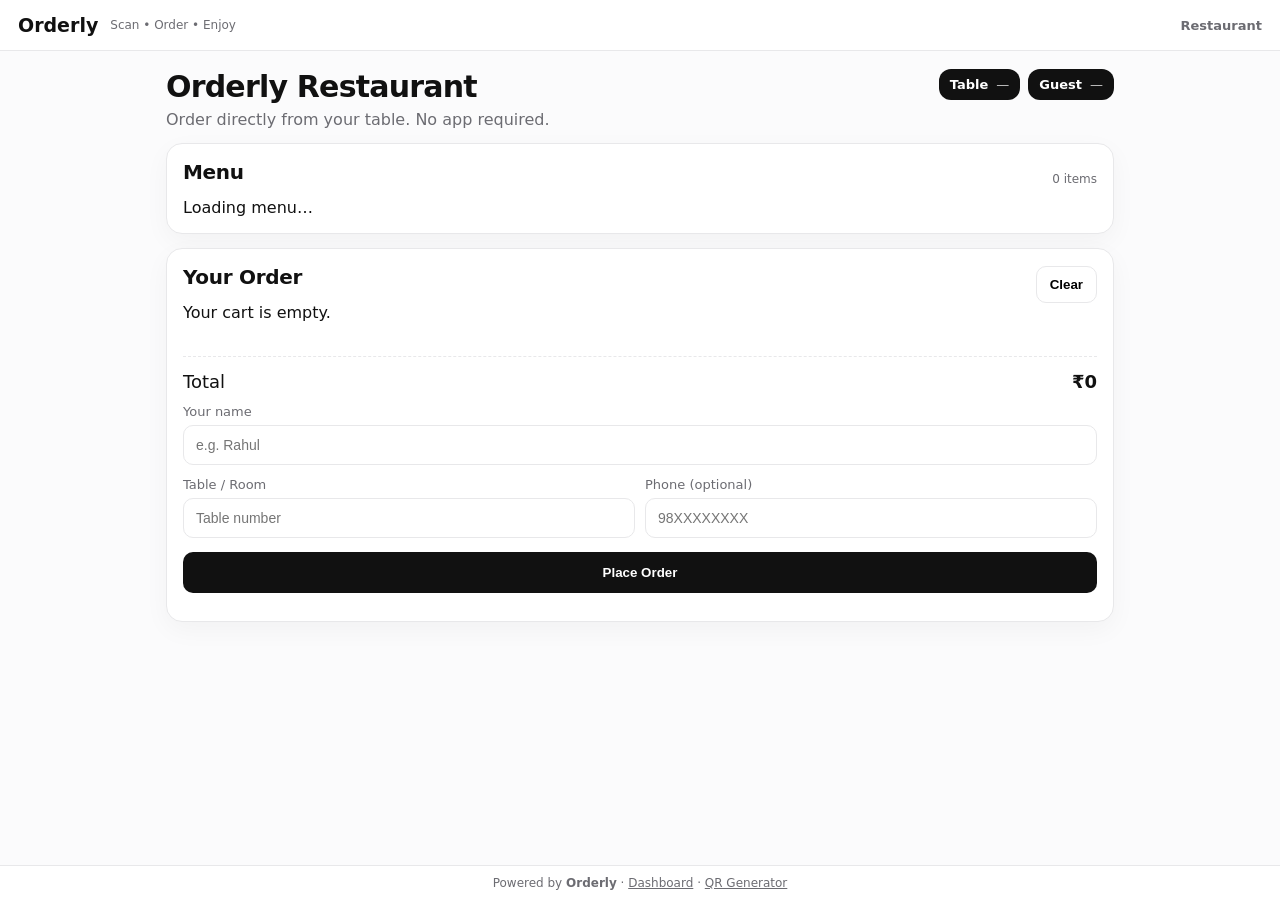
<file: index.html>
<!doctype html><html lang="en"><head><meta charset="utf-8"><meta name="viewport" content="width=device-width,initial-scale=1"><title>Orderly — Scan & Order</title><link rel="stylesheet" href="style.css"></head><body><header class="topbar"><div class="brand"><div class="brand-title">Orderly</div><div class="brand-sub">Scan • Order • Enjoy</div></div><div class="header-right" id="restaurantNameSmall">Restaurant</div></header><main id="app"><section id="intro"><div class="intro-row"><div><h1 id="restaurantName">Orderly Restaurant</h1><p class="lead">Order directly from your table. No app required.</p></div><div class="meta-row"><div class="meta"><strong>Table</strong><span id="tableBadge">—</span></div><div class="meta"><strong>Guest</strong><span id="guestNameDisplay">—</span></div></div></div></section><section id="menu" class="card"><div class="section-head"><h2 class="section-title">Menu</h2><span class="cart-count"><span id="itemCount">0</span> items</span></div><div id="menuItems">Loading menu…</div></section><section id="cart" class="card"><div class="section-head"><h2 class="section-title">Your Order</h2><button id="clearCart" class="btn ghost">Clear</button></div><div id="orderList" class="order-list">Your cart is empty.</div><div class="total-row"><span>Total</span><strong id="cartTotal">₹0</strong></div><div class="form-row"><label for="custName">Your name</label><input id="custName" autocomplete="name" placeholder="e.g. Rahul"></div><div class="form-row two-col"><div><label for="tableNo">Table / Room</label><input id="tableNo" placeholder="Table number"></div><div><label for="phone">Phone (optional)</label><input id="phone" autocomplete="tel" placeholder="98XXXXXXXX"></div></div><div class="actions-row"><button id="placeOrderBtn" class="btn primary btn-wide">Place Order</button></div><div id="orderMsg" class="order-msg" aria-live="polite"></div></section></main><footer class="site-footer">Powered by <strong>Orderly</strong> · <a href="admin.html">Dashboard</a> · <a href="qr-generator.html">QR Generator</a></footer><script src="supabase-config.js"></script><script type="module" src="app.js?v=20260926-3"></script></body></html>
</file>
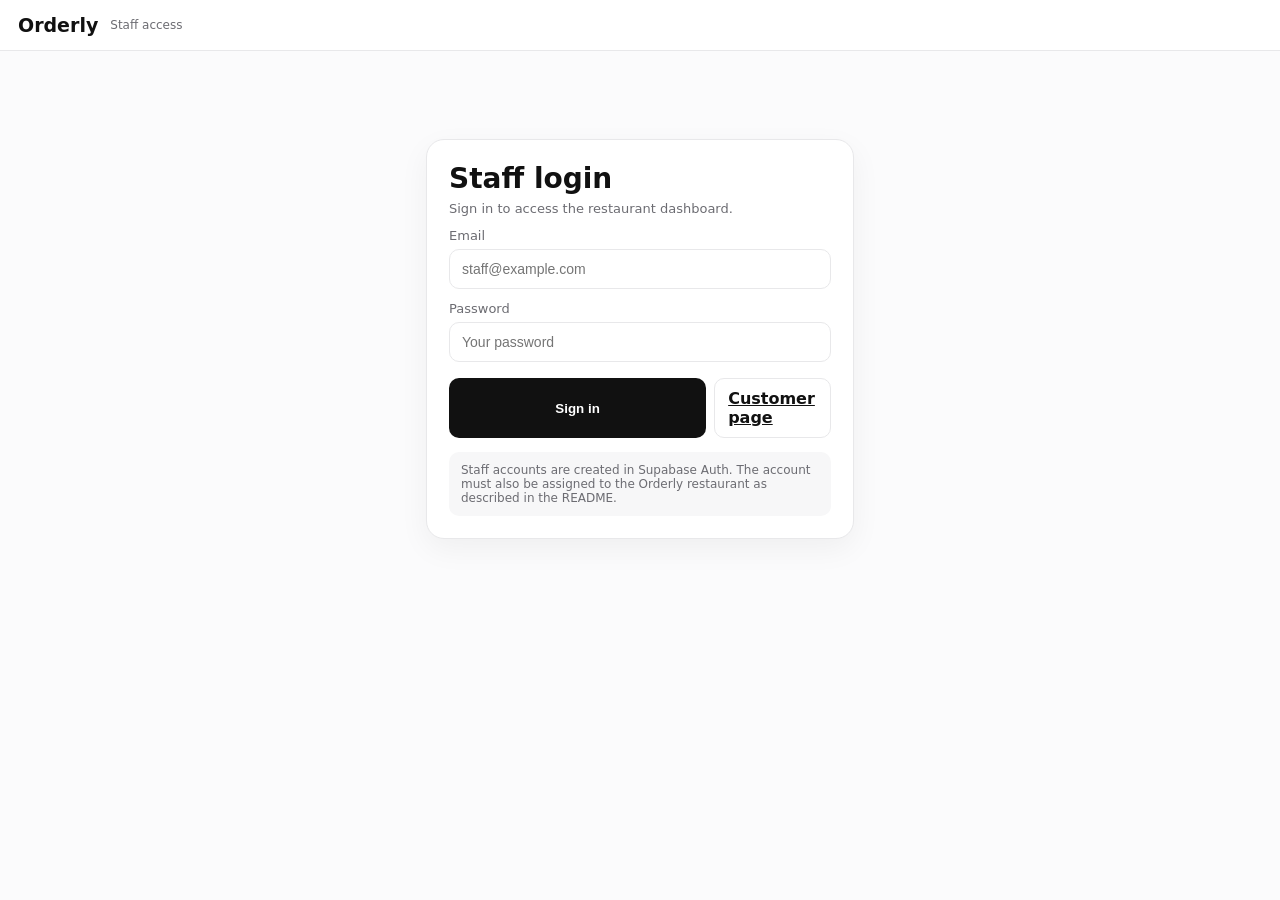
<file: admin-login.html>
<!doctype html>
<html lang="en">
<head>
<meta charset="utf-8"><meta name="viewport" content="width=device-width,initial-scale=1">
<title>Orderly — Staff Login</title><link rel="stylesheet" href="style.css">
<style>.auth-wrap{max-width:460px;margin:8vh auto;padding:16px}.auth-card{background:#fff;border:1px solid var(--line);border-radius:18px;padding:22px;box-shadow:0 10px 30px rgba(0,0,0,.05)}.auth-card h1{margin:0 0 6px;font-size:28px}.auth-card p{margin:0}.auth-actions{display:flex;gap:8px;margin-top:16px}.auth-msg{margin-top:12px;font-size:14px}.auth-note{margin-top:14px;padding:11px 12px;background:#f7f7f8;border-radius:10px;font-size:12px;color:var(--muted)}</style></head>
<body><header class="topbar"><div class="brand"><div class="brand-title">Orderly</div><div class="brand-sub">Staff access</div></div></header>
<main class="auth-wrap"><section class="auth-card"><h1>Staff login</h1><p class="small">Sign in to access the restaurant dashboard.</p>
<div class="form-row"><label>Email</label><input id="email" type="email" autocomplete="username" placeholder="staff@example.com"></div>
<div class="form-row"><label>Password</label><input id="password" type="password" autocomplete="current-password" placeholder="Your password"></div>
<div class="auth-actions"><button class="btn primary btn-wide" id="loginBtn">Sign in</button><a class="btn ghost" href="index.html">Customer page</a></div>
<div id="msg" class="auth-msg"></div><div class="auth-note">Staff accounts are created in Supabase Auth. The account must also be assigned to the Orderly restaurant as described in the README.</div>
</section></main>
<script src="supabase-config.js"></script><script type="module" src="admin-login.js"></script></body></html>
</file>
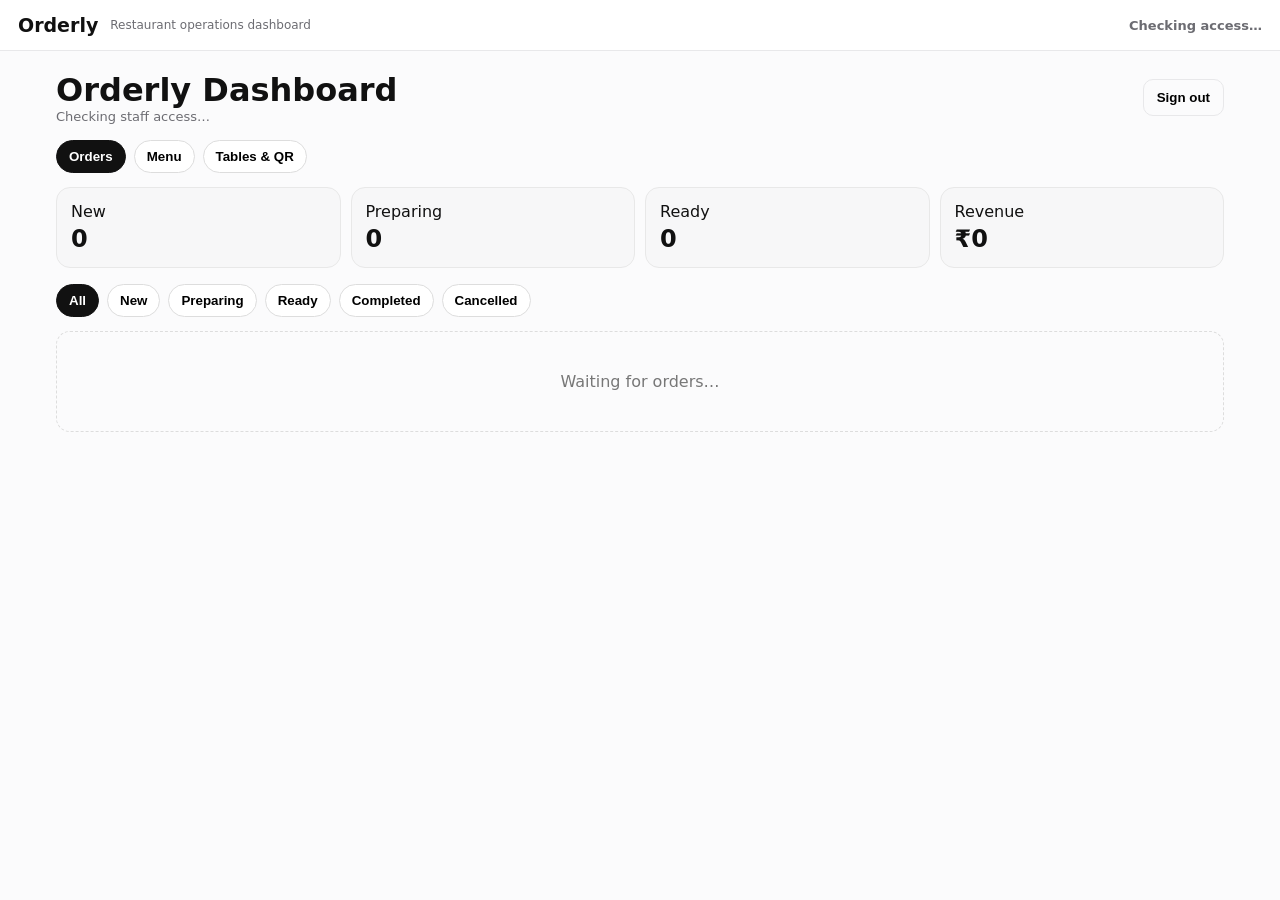
<file: admin.html>
<!doctype html>
<html lang="en"><head><meta charset="utf-8"><meta name="viewport" content="width=device-width,initial-scale=1"><title>Orderly — Restaurant Dashboard</title><link rel="stylesheet" href="style.css">
<style>.admin-wrap{max-width:1200px;margin:0 auto;padding:20px 16px 90px}.admin-head{display:flex;gap:12px;justify-content:space-between;align-items:center;flex-wrap:wrap;margin-bottom:16px}.admin-title{margin:0}.stats{display:grid;grid-template-columns:repeat(4,1fr);gap:10px;margin-bottom:16px}.stat{background:#f7f7f8;border:1px solid #e8e8e8;border-radius:14px;padding:14px}.stat strong{display:block;font-size:24px;margin-top:4px}.filters,.admin-tabs{display:flex;gap:8px;flex-wrap:wrap;margin-bottom:14px}.filter,.tab-btn{border:1px solid #ddd;background:#fff;padding:8px 12px;border-radius:999px;cursor:pointer;font-weight:700}.filter.active,.tab-btn.active{background:#111;color:#fff;border-color:#111}.orders,.manager-grid,.table-grid{display:grid;grid-template-columns:repeat(3,minmax(0,1fr));gap:12px}.order-card,.manager-card,.table-card{background:#fff;border:1px solid #e6e6e6;border-radius:16px;padding:14px;box-shadow:0 4px 16px rgba(0,0,0,.05)}.order-top{display:flex;justify-content:space-between;gap:10px}.order-id{font-size:12px;color:#777}.pill{display:inline-flex;align-items:center;border-radius:999px;padding:5px 8px;font-size:12px;font-weight:800}.pill.new{background:#fff3cd}.pill.preparing{background:#e9f2ff}.pill.ready{background:#eaf7ee}.pill.completed{background:#efefef}.pill.cancelled{background:#fdeaea}.order-items{margin:12px 0;padding:10px;background:#fafafa;border-radius:10px}.order-item-line,.table-row{display:flex;justify-content:space-between;gap:8px;align-items:center;margin:7px 0}.order-actions{display:flex;gap:7px;flex-wrap:wrap;margin-top:12px}.manager-form{display:grid;grid-template-columns:2fr 2fr 1fr 1fr auto;gap:8px;align-items:end;margin-bottom:14px}.manager-form input,.table-row input{width:100%;padding:10px 11px;border:1px solid var(--line);border-radius:10px;background:#fff;font-size:14px}.toggle{display:flex;align-items:center;gap:7px;font-size:13px}.muted-box{padding:12px;background:#f7f7f8;border:1px solid var(--line);border-radius:12px;color:var(--muted);font-size:13px}.qr-link{font-size:12px;word-break:break-all}.empty{text-align:center;padding:40px;color:#777;border:1px dashed #ddd;border-radius:14px}.empty-wide{grid-column:1/-1}@media(max-width:1000px){.orders,.manager-grid,.table-grid{grid-template-columns:repeat(2,minmax(0,1fr))}.manager-form{grid-template-columns:1fr 1fr 1fr 1fr}.manager-form .wide{grid-column:1/-1}}@media(max-width:650px){.orders,.manager-grid,.table-grid{grid-template-columns:1fr}.stats{grid-template-columns:1fr 1fr}.manager-form{grid-template-columns:1fr}.manager-form .wide{grid-column:auto}}</style></head>
<body><header class="topbar"><div class="brand"><div class="brand-title">Orderly</div><div class="brand-sub">Restaurant operations dashboard</div></div><div class="header-right"><span id="connectionState">Checking access…</span></div></header>
<main class="admin-wrap"><div class="admin-head"><div><h1 class="admin-title">Orderly Dashboard</h1><div class="small" id="staffInfo">Checking staff access…</div></div><button class="btn ghost" id="logoutBtn">Sign out</button></div>
<nav class="admin-tabs"><button class="tab-btn active" data-section="ordersSection">Orders</button><button class="tab-btn" data-section="menuSection">Menu</button><button class="tab-btn" data-section="tablesSection">Tables & QR</button></nav>
<section id="ordersSection"><section class="stats"><div class="stat">New<strong id="statNew">0</strong></div><div class="stat">Preparing<strong id="statPreparing">0</strong></div><div class="stat">Ready<strong id="statReady">0</strong></div><div class="stat">Revenue<strong id="statRevenue">₹0</strong></div></section>
<div class="filters" id="filters"><button class="filter active" data-filter="all">All</button><button class="filter" data-filter="new">New</button><button class="filter" data-filter="preparing">Preparing</button><button class="filter" data-filter="ready">Ready</button><button class="filter" data-filter="completed">Completed</button><button class="filter" data-filter="cancelled">Cancelled</button></div>
<section id="orders" class="orders"><div class="empty empty-wide">Waiting for orders…</div></section></section>
<section id="menuSection" hidden><div id="menuAccessNote" class="muted-box" hidden>Kitchen staff have view-only access to the menu. Owners and managers can edit it.</div>
<section class="manager-card" id="menuManagerCard"><h2 style="margin-top:0">Menu management</h2><div class="manager-form"><div class="wide"><label class="small">Name</label><input id="menuName" placeholder="Item name"></div><div class="wide"><label class="small">Description</label><input id="menuDesc" placeholder="Short description"></div><div><label class="small">Price</label><input id="menuPrice" type="number" min="0" step="0.01" placeholder="120"></div><div><label class="small">Category</label><input id="menuCategory" placeholder="Main Course"></div><button class="btn primary" id="addMenuBtn">Add item</button></div><div id="menuList" class="manager-grid"><div class="empty empty-wide">Loading menu…</div></div></section></section>
<section id="tablesSection" hidden><section class="manager-card"><h2 style="margin-top:0">Tables</h2><div class="manager-form"><div><label class="small">Table number</label><input id="newTableNo" placeholder="T7"></div><button class="btn primary" id="addTableBtn">Add table</button></div><div id="tableList" class="table-grid"><div class="empty empty-wide">Loading tables…</div></div></section></section>
</main><script src="supabase-config.js"></script><script type="module" src="supabase-admin.js?v=20260926-2"></script></body></html>
</file>
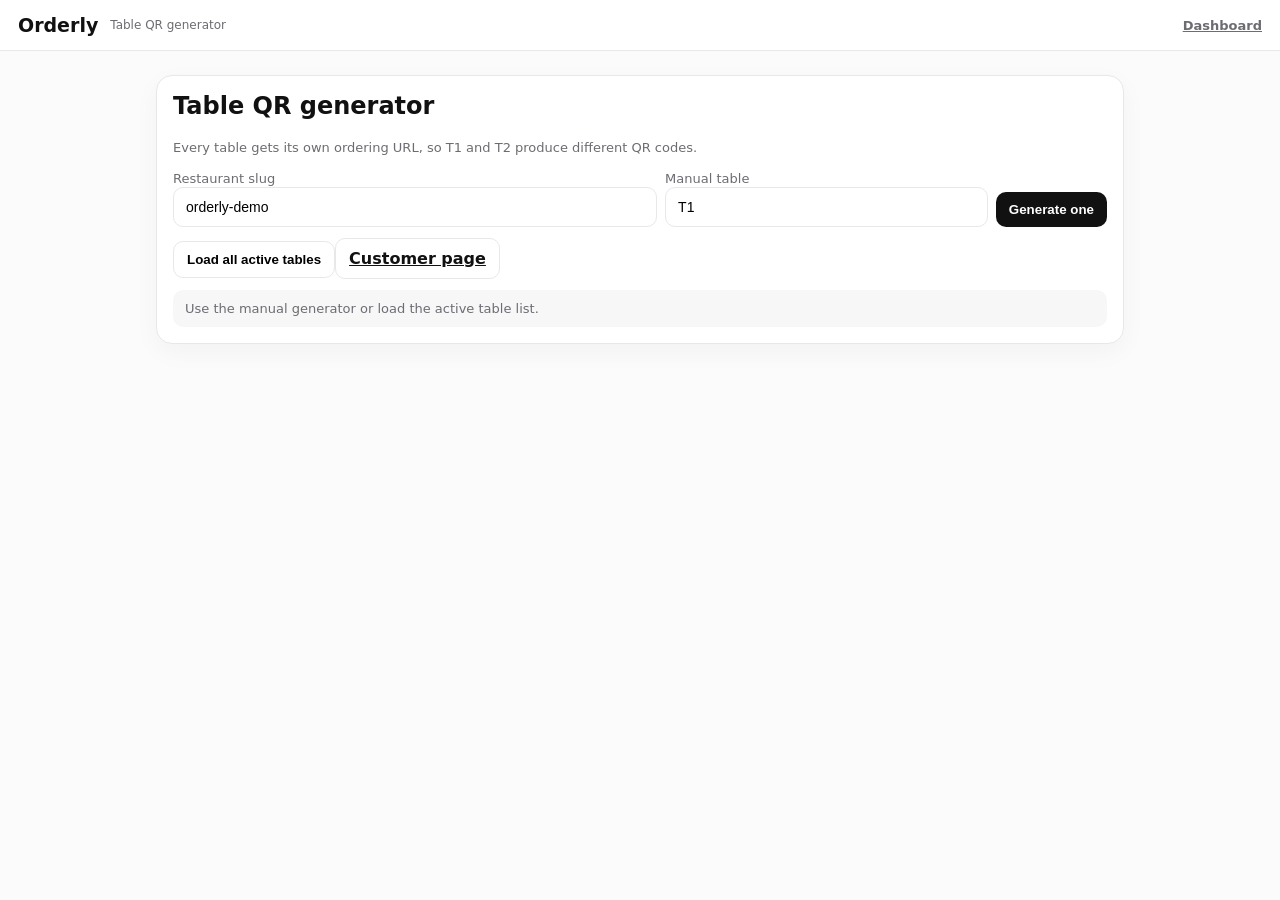
<file: qr-generator.html>
<!doctype html><html lang="en"><head><meta charset="utf-8"><meta name="viewport" content="width=device-width,initial-scale=1"><title>Orderly — QR Generator</title><link rel="stylesheet" href="style.css"><style>.qr-wrap{max-width:1000px;margin:24px auto;padding:0 16px 80px}.qr-head{margin-bottom:16px}.qr-grid{display:grid;grid-template-columns:repeat(3,1fr);gap:14px}.qr-card{background:#fff;border:1px solid var(--line);border-radius:16px;padding:16px;text-align:center}.qr-card img{max-width:240px;width:100%;height:auto;border-radius:10px}.qr-url{font-size:11px;color:var(--muted);word-break:break-all;text-align:left;margin-top:9px}.row{display:grid;grid-template-columns:1.5fr 1fr auto;gap:8px;align-items:end}.row input{width:100%;padding:11px 12px;border:1px solid var(--line);border-radius:10px;font-size:14px}.qr-msg{margin-top:12px;padding:11px 12px;border-radius:10px;background:#f7f7f8;font-size:13px;color:var(--muted)}@media(max-width:850px){.qr-grid{grid-template-columns:repeat(2,1fr)}}@media(max-width:600px){.qr-grid{grid-template-columns:1fr}.row{grid-template-columns:1fr}}</style></head>
<body><header class="topbar"><div class="brand"><div class="brand-title">Orderly</div><div class="brand-sub">Table QR generator</div></div><div class="header-right"><a href="admin.html">Dashboard</a></div></header>
<main class="qr-wrap"><section class="card qr-head"><h1 style="margin-top:0">Table QR generator</h1><p class="small">Every table gets its own ordering URL, so T1 and T2 produce different QR codes.</p><div class="row"><div><label class="small">Restaurant slug</label><input id="restaurant" value="orderly-demo"></div><div><label class="small">Manual table</label><input id="table" value="T1"></div><button class="btn primary" id="generateOne">Generate one</button></div><div class="actions-row"><button class="btn ghost" id="loadAll">Load all active tables</button><a class="btn ghost" href="index.html">Customer page</a></div><div id="msg" class="qr-msg">Use the manual generator or load the active table list.</div></section><section id="qrGrid" class="qr-grid"></section></main>
<script src="supabase-config.js"></script><script type="module">
import { createClient } from "https://esm.sh/@supabase/supabase-js@2";const cfg=window.ORDERLY_SUPABASE_CONFIG||{};const supabase=cfg.url&&cfg.anonKey&&!String(cfg.url).includes("REPLACE_ME")?createClient(cfg.url,cfg.anonKey):null;const $=id=>document.getElementById(id);const base=new URL("index.html",location.href).href;
function tableUrl(r,t){return base+"?restaurant="+encodeURIComponent(r)+"&table="+encodeURIComponent(t)}function card(r,t){const u=tableUrl(r,t);return '<article class="qr-card"><h2 style="margin:0 0 10px">'+t+'</h2><img alt="QR code for '+t+'" src="https://api.qrserver.com/v1/create-qr-code/?size=320x320&data='+encodeURIComponent(u)+'"><div class="qr-url">'+u+'</div><div class="actions-row"><a class="btn ghost" target="_blank" rel="noopener" href="'+u+'">Open table menu</a></div></article>'}function render(items){$("qrGrid").innerHTML=items.map(t=>card($("restaurant").value.trim()||"orderly-demo",t)).join("")}
$("generateOne").onclick=()=>{const r=$("restaurant").value.trim()||"orderly-demo",t=$("table").value.trim().toUpperCase()||"T1";render([t]);$("msg").textContent=r+"/"+t+" generated. Different table numbers create different URLs and QR codes."};
$("loadAll").onclick=async()=>{if(!supabase){$("msg").textContent="Supabase is not configured.";return}const rname=$("restaurant").value.trim()||"orderly-demo";const r=await supabase.from("restaurants").select("id").eq("slug",rname).single();if(r.error){$("msg").textContent="Restaurant not found.";return}const t=await supabase.from("tables").select("table_no").eq("restaurant_id",r.data.id).eq("is_active",true).order("table_no");if(t.error){$("msg").textContent="Could not load tables.";return}const items=(t.data||[]).map(x=>x.table_no);render(items);$("msg").textContent=items.length+" active table QR code(s) generated. Each table has a different table parameter in the URL."};
const p=new URLSearchParams(location.search);if(p.get("restaurant"))$("restaurant").value=p.get("restaurant");if(p.get("table")){$("table").value=p.get("table");$("generateOne").click()}else $("generateOne").click();
</script></body></html>
</file>
<file: style.css>
:root{--bg:#fbfbfc;--text:#111;--muted:#6c6c72;--card:#fff;--line:#e8e8ea;--primary:#111;font-family:Inter,ui-sans-serif,system-ui,-apple-system,"Segoe UI",Roboto,Arial}
*{box-sizing:border-box}html{scroll-behavior:smooth}body{margin:0;background:var(--bg);color:var(--text);-webkit-font-smoothing:antialiased}a{color:inherit}
.topbar{position:sticky;top:0;z-index:5;display:flex;justify-content:space-between;align-items:center;padding:14px 18px;border-bottom:1px solid var(--line);background:rgba(255,255,255,.94);backdrop-filter:blur(10px)}
.brand{display:flex;align-items:center;gap:12px}.brand-title{font-weight:800;font-size:19px}.brand-sub{font-size:12px;color:var(--muted)}.header-right{font-size:13px;font-weight:700;color:var(--muted)}
main#app{max-width:980px;margin:auto;padding:18px 16px 90px}.intro-row{display:flex;justify-content:space-between;gap:18px;align-items:flex-start}.intro-row h1{margin:0 0 6px;font-size:30px;letter-spacing:-.8px}.lead{margin:0;color:var(--muted)}
.meta-row{display:flex;gap:8px;flex-wrap:wrap}.meta{background:#111;color:#fff;border-radius:12px;padding:8px 11px;display:flex;gap:8px;align-items:center;font-size:13px}.meta span{opacity:.8}
.card{background:var(--card);border:1px solid var(--line);border-radius:16px;padding:16px;margin-top:14px;box-shadow:0 8px 26px rgba(0,0,0,.04)}.section-head{display:flex;justify-content:space-between;align-items:center}.section-title{margin:0 0 14px;font-size:20px;letter-spacing:-.3px}.cart-count{font-size:12px;color:var(--muted)}
.menu-category{margin-bottom:18px}.menu-category:last-child{margin-bottom:0}.menu-category h3{font-size:13px;text-transform:uppercase;letter-spacing:.08em;color:var(--muted);margin:0 0 9px}.category-grid{display:grid;grid-template-columns:repeat(2,minmax(0,1fr));gap:10px}
.menu-card{border:1px solid var(--line);border-radius:14px;padding:13px;display:flex;justify-content:space-between;gap:12px;min-height:112px;flex-direction:column}.menu-name{font-weight:800}.menu-desc{font-size:13px;color:var(--muted);line-height:1.4;margin-top:4px}.menu-row{display:flex;justify-content:space-between;align-items:center}.menu-price{font-size:15px}
.btn{border:0;border-radius:10px;padding:10px 13px;font-weight:800;cursor:pointer}.btn.primary{background:var(--primary);color:#fff}.btn.ghost{background:transparent;border:1px solid var(--line)}.btn-wide{width:100%;padding:13px}
.order-list{min-height:45px}.order-item{display:flex;justify-content:space-between;gap:12px;padding:11px 0;border-bottom:1px solid #f0f0f2}.order-controls{display:flex;align-items:center;gap:8px}.qty{border:1px solid var(--line);background:#fff;width:30px;height:30px;border-radius:8px;font-size:17px;cursor:pointer}.small{font-size:13px;color:var(--muted)}.total-row{display:flex;justify-content:space-between;border-top:1px dashed var(--line);margin-top:8px;padding-top:14px;font-size:18px}
.form-row{margin-top:12px}.form-row label{display:block;font-size:13px;color:var(--muted);margin-bottom:6px}.form-row input{width:100%;padding:11px 12px;border:1px solid var(--line);border-radius:10px;background:#fff;font-size:14px}.two-col{display:grid;grid-template-columns:1fr 1fr;gap:10px}.actions-row{margin-top:14px}.order-msg{margin-top:12px;font-size:14px;color:var(--muted)}.success{background:#edf9f0;border:1px solid #ccebd3;color:#1d6b31;border-radius:12px;padding:12px}.site-footer{position:fixed;bottom:0;left:0;right:0;background:#fff;border-top:1px solid var(--line);padding:10px;text-align:center;font-size:12px;color:var(--muted)}
@media(max-width:650px){.intro-row{flex-direction:column}.category-grid{grid-template-columns:1fr}.two-col{grid-template-columns:1fr}.intro-row h1{font-size:25px}.meta-row{width:100%}.meta{flex:1;justify-content:center}}
</file>
